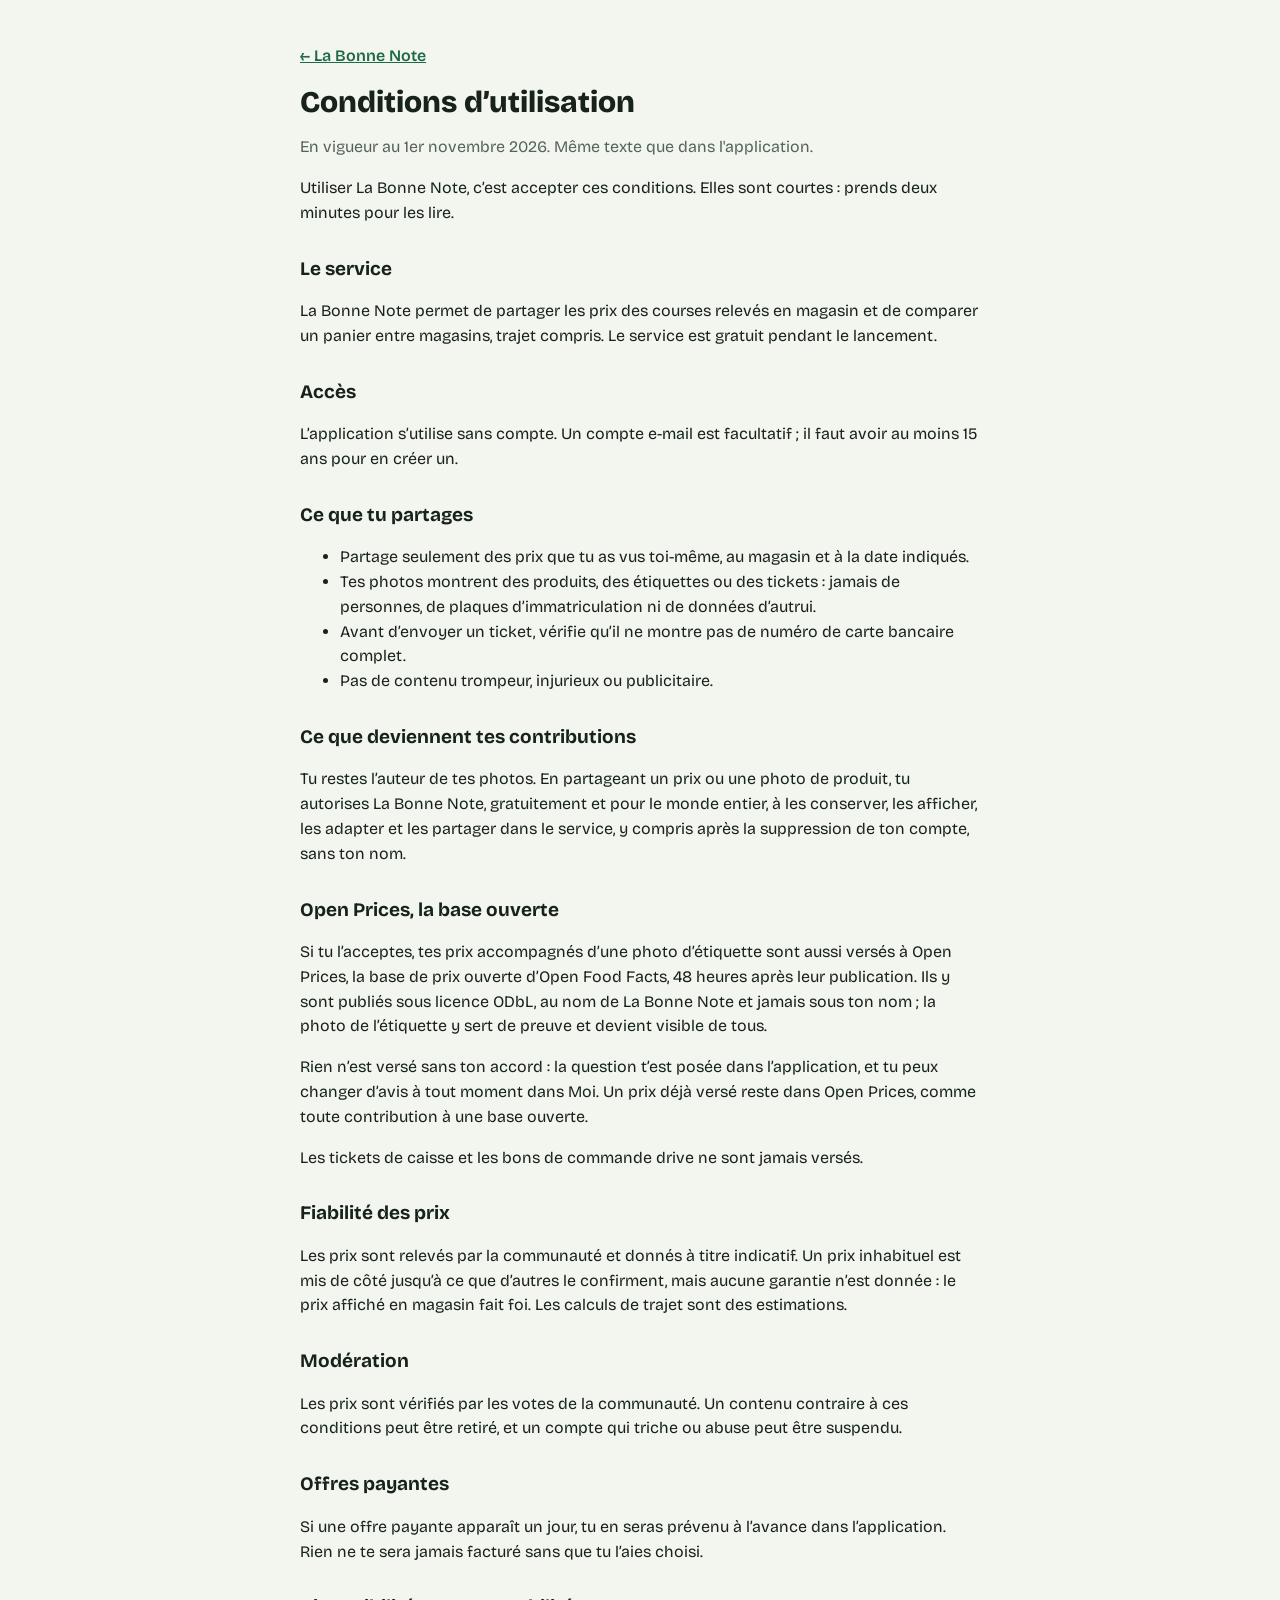
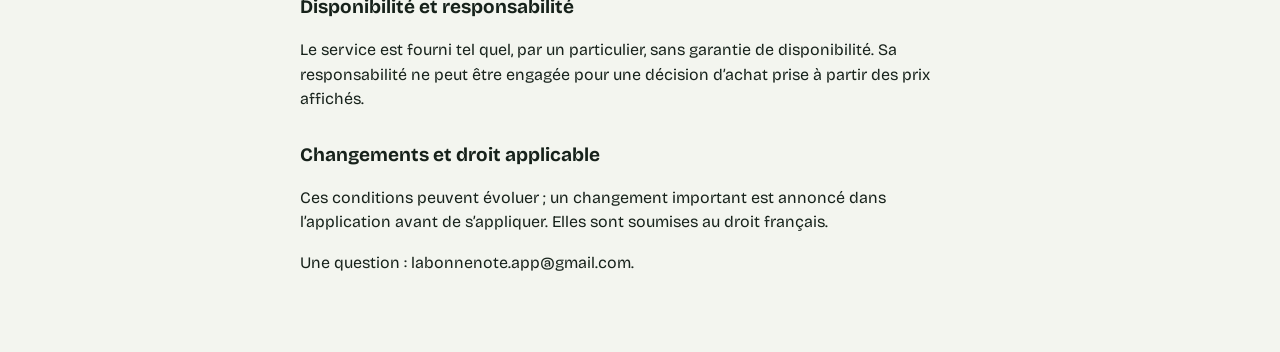
<file: conditions.html>
<!doctype html>
<html lang="fr">
<head>
<meta charset="utf-8">
<meta name="viewport" content="width=device-width, initial-scale=1">
<title>Conditions d’utilisation — La Bonne Note</title>
<link rel="stylesheet" href="style.css">
</head>
<body>
<main>
<p><a href="./">← La Bonne Note</a></p>
<h1>Conditions d’utilisation</h1>
<p class="muted">En vigueur au 1er novembre 2026. Même texte que dans l'application.</p>
<p>Utiliser La Bonne Note, c’est accepter ces conditions. Elles sont courtes : prends deux minutes pour les lire.</p>

<h2>Le service</h2>
<p>La Bonne Note permet de partager les prix des courses relevés en magasin et de comparer un panier entre magasins, trajet compris. Le service est gratuit pendant le lancement.</p>

<h2>Accès</h2>
<p>L’application s’utilise sans compte. Un compte e-mail est facultatif ; il faut avoir au moins 15 ans pour en créer un.</p>

<h2>Ce que tu partages</h2>
<ul>
<li>Partage seulement des prix que tu as vus toi-même, au magasin et à la date indiqués.</li>
<li>Tes photos montrent des produits, des étiquettes ou des tickets : jamais de personnes, de plaques d’immatriculation ni de données d’autrui.</li>
<li>Avant d’envoyer un ticket, vérifie qu’il ne montre pas de numéro de carte bancaire complet.</li>
<li>Pas de contenu trompeur, injurieux ou publicitaire.</li>
</ul>

<h2>Ce que deviennent tes contributions</h2>
<p>Tu restes l’auteur de tes photos. En partageant un prix ou une photo de produit, tu autorises La Bonne Note, gratuitement et pour le monde entier, à les conserver, les afficher, les adapter et les partager dans le service, y compris après la suppression de ton compte, sans ton nom.</p>

<h2>Open Prices, la base ouverte</h2>
<p>Si tu l’acceptes, tes prix accompagnés d’une photo d’étiquette sont aussi versés à Open Prices, la base de prix ouverte d’Open Food Facts, 48 heures après leur publication. Ils y sont publiés sous licence ODbL, au nom de La Bonne Note et jamais sous ton nom ; la photo de l’étiquette y sert de preuve et devient visible de tous.</p>
<p>Rien n’est versé sans ton accord : la question t’est posée dans l’application, et tu peux changer d’avis à tout moment dans Moi. Un prix déjà versé reste dans Open Prices, comme toute contribution à une base ouverte.</p>
<p>Les tickets de caisse et les bons de commande drive ne sont jamais versés.</p>

<h2>Fiabilité des prix</h2>
<p>Les prix sont relevés par la communauté et donnés à titre indicatif. Un prix inhabituel est mis de côté jusqu’à ce que d’autres le confirment, mais aucune garantie n’est donnée : le prix affiché en magasin fait foi. Les calculs de trajet sont des estimations.</p>

<h2>Modération</h2>
<p>Les prix sont vérifiés par les votes de la communauté. Un contenu contraire à ces conditions peut être retiré, et un compte qui triche ou abuse peut être suspendu.</p>

<h2>Offres payantes</h2>
<p>Si une offre payante apparaît un jour, tu en seras prévenu à l’avance dans l’application. Rien ne te sera jamais facturé sans que tu l’aies choisi.</p>

<h2>Disponibilité et responsabilité</h2>
<p>Le service est fourni tel quel, par un particulier, sans garantie de disponibilité. Sa responsabilité ne peut être engagée pour une décision d’achat prise à partir des prix affichés.</p>

<h2>Changements et droit applicable</h2>
<p>Ces conditions peuvent évoluer ; un changement important est annoncé dans l’application avant de s’appliquer. Elles sont soumises au droit français.</p>
<p>Une question : labonnenote.app@gmail.com.</p>
</main>
</body>
</html>
</file>
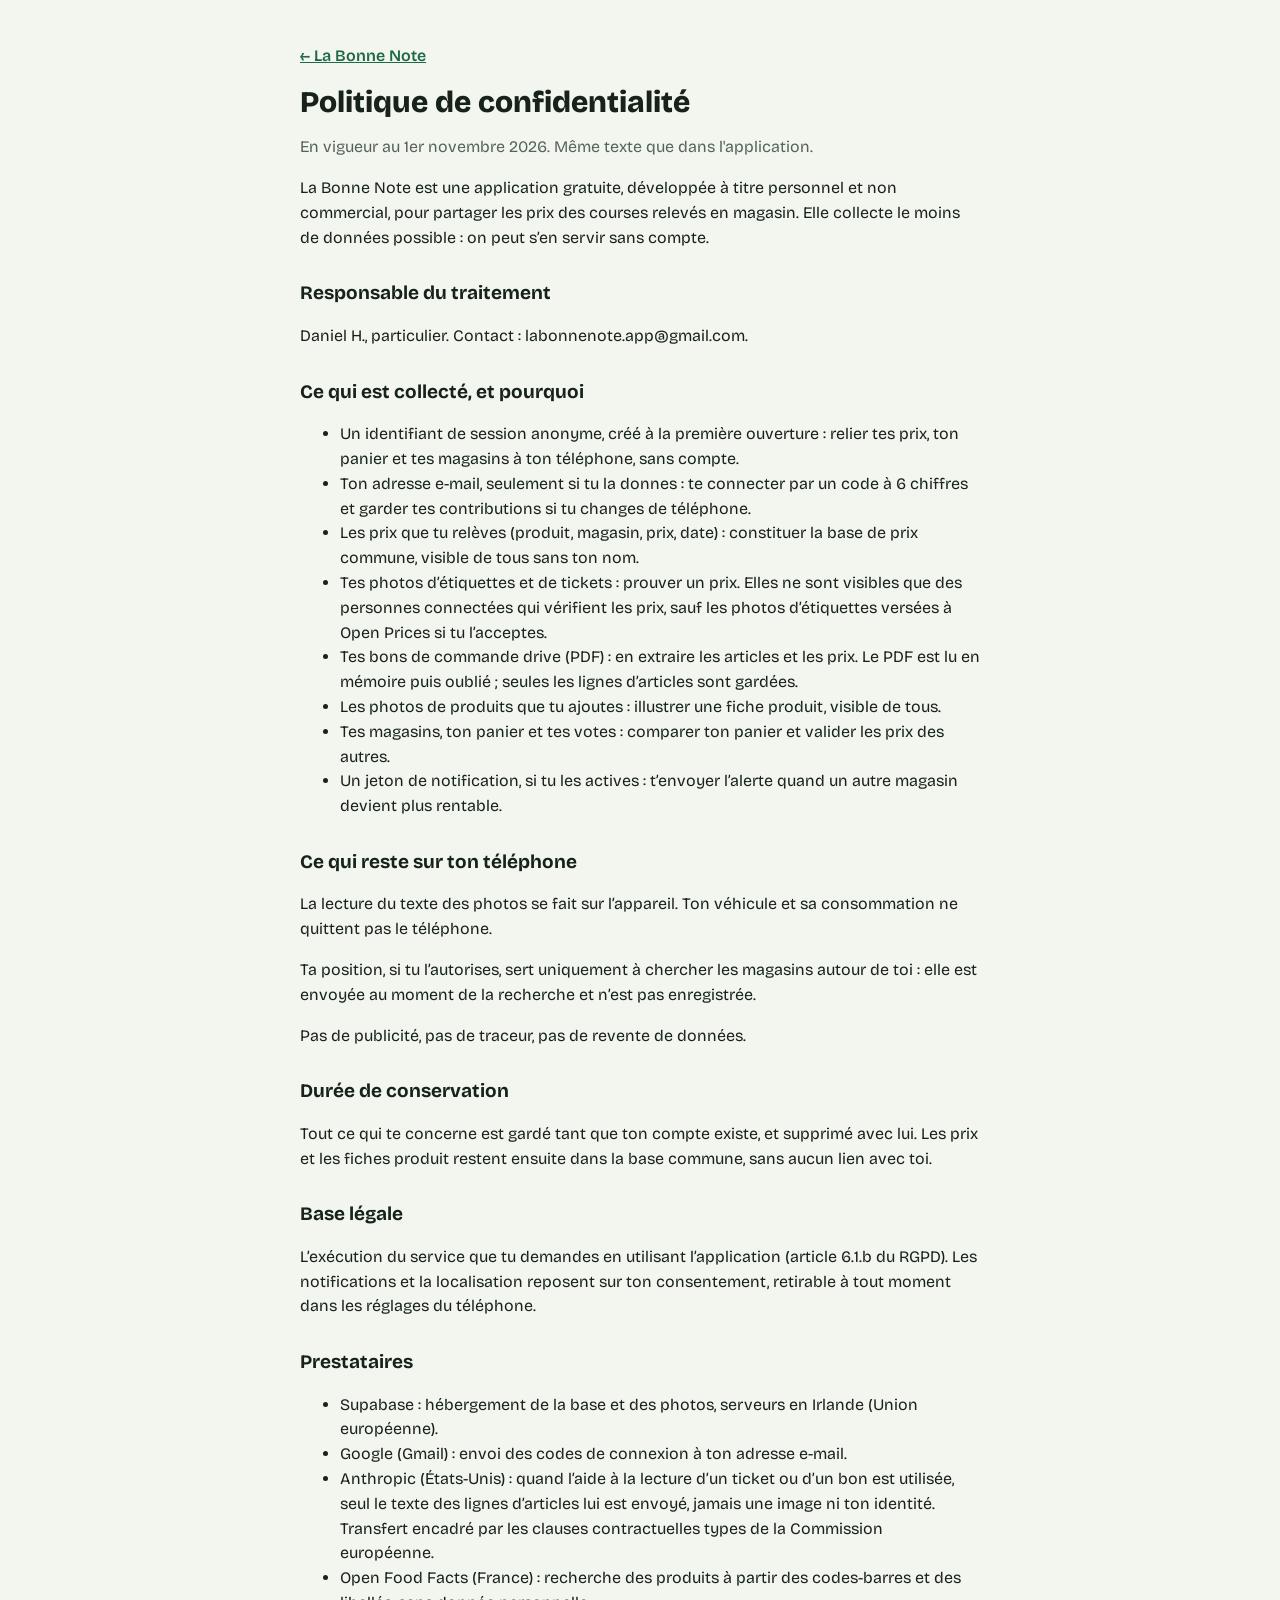
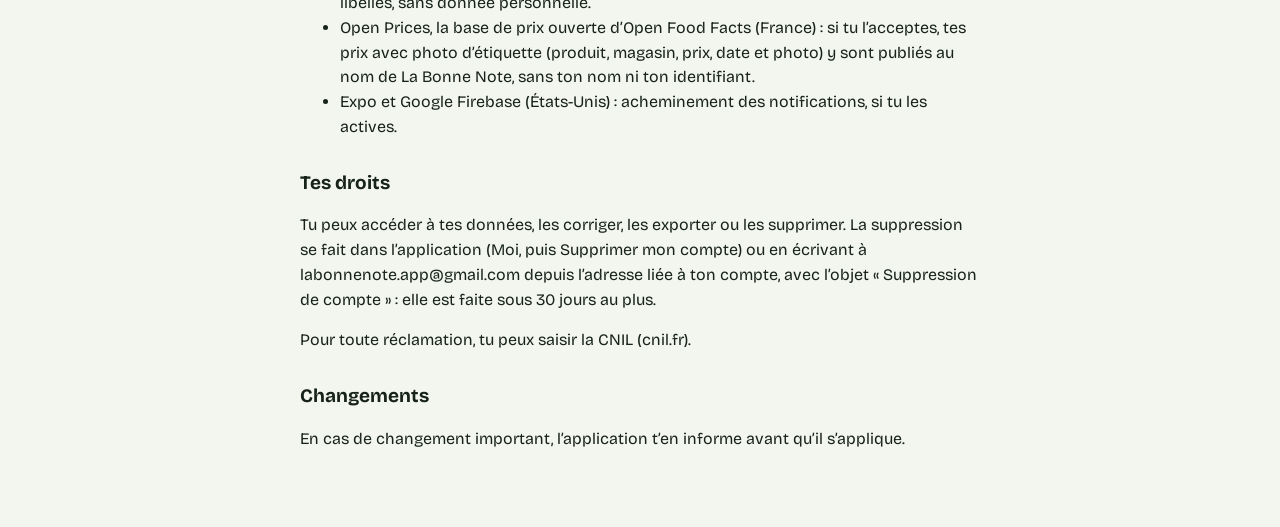
<file: confidentialite.html>
<!doctype html>
<html lang="fr">
<head>
<meta charset="utf-8">
<meta name="viewport" content="width=device-width, initial-scale=1">
<title>Politique de confidentialité — La Bonne Note</title>
<link rel="stylesheet" href="style.css">
</head>
<body>
<main>
<p><a href="./">← La Bonne Note</a></p>
<h1>Politique de confidentialité</h1>
<p class="muted">En vigueur au 1er novembre 2026. Même texte que dans l'application.</p>
<p>La Bonne Note est une application gratuite, développée à titre personnel et non commercial, pour partager les prix des courses relevés en magasin. Elle collecte le moins de données possible : on peut s’en servir sans compte.</p>

<h2>Responsable du traitement</h2>
<p>Daniel H., particulier. Contact : labonnenote.app@gmail.com.</p>

<h2>Ce qui est collecté, et pourquoi</h2>
<ul>
<li>Un identifiant de session anonyme, créé à la première ouverture : relier tes prix, ton panier et tes magasins à ton téléphone, sans compte.</li>
<li>Ton adresse e-mail, seulement si tu la donnes : te connecter par un code à 6 chiffres et garder tes contributions si tu changes de téléphone.</li>
<li>Les prix que tu relèves (produit, magasin, prix, date) : constituer la base de prix commune, visible de tous sans ton nom.</li>
<li>Tes photos d’étiquettes et de tickets : prouver un prix. Elles ne sont visibles que des personnes connectées qui vérifient les prix, sauf les photos d’étiquettes versées à Open Prices si tu l’acceptes.</li>
<li>Tes bons de commande drive (PDF) : en extraire les articles et les prix. Le PDF est lu en mémoire puis oublié ; seules les lignes d’articles sont gardées.</li>
<li>Les photos de produits que tu ajoutes : illustrer une fiche produit, visible de tous.</li>
<li>Tes magasins, ton panier et tes votes : comparer ton panier et valider les prix des autres.</li>
<li>Un jeton de notification, si tu les actives : t’envoyer l’alerte quand un autre magasin devient plus rentable.</li>
</ul>

<h2>Ce qui reste sur ton téléphone</h2>
<p>La lecture du texte des photos se fait sur l’appareil. Ton véhicule et sa consommation ne quittent pas le téléphone.</p>
<p>Ta position, si tu l’autorises, sert uniquement à chercher les magasins autour de toi : elle est envoyée au moment de la recherche et n’est pas enregistrée.</p>
<p>Pas de publicité, pas de traceur, pas de revente de données.</p>

<h2>Durée de conservation</h2>
<p>Tout ce qui te concerne est gardé tant que ton compte existe, et supprimé avec lui. Les prix et les fiches produit restent ensuite dans la base commune, sans aucun lien avec toi.</p>

<h2>Base légale</h2>
<p>L’exécution du service que tu demandes en utilisant l’application (article 6.1.b du RGPD). Les notifications et la localisation reposent sur ton consentement, retirable à tout moment dans les réglages du téléphone.</p>

<h2>Prestataires</h2>
<ul>
<li>Supabase : hébergement de la base et des photos, serveurs en Irlande (Union européenne).</li>
<li>Google (Gmail) : envoi des codes de connexion à ton adresse e-mail.</li>
<li>Anthropic (États-Unis) : quand l’aide à la lecture d’un ticket ou d’un bon est utilisée, seul le texte des lignes d’articles lui est envoyé, jamais une image ni ton identité. Transfert encadré par les clauses contractuelles types de la Commission européenne.</li>
<li>Open Food Facts (France) : recherche des produits à partir des codes-barres et des libellés, sans donnée personnelle.</li>
<li>Open Prices, la base de prix ouverte d’Open Food Facts (France) : si tu l’acceptes, tes prix avec photo d’étiquette (produit, magasin, prix, date et photo) y sont publiés au nom de La Bonne Note, sans ton nom ni ton identifiant.</li>
<li>Expo et Google Firebase (États-Unis) : acheminement des notifications, si tu les actives.</li>
</ul>

<h2>Tes droits</h2>
<p>Tu peux accéder à tes données, les corriger, les exporter ou les supprimer. La suppression se fait dans l’application (Moi, puis Supprimer mon compte) ou en écrivant à labonnenote.app@gmail.com depuis l’adresse liée à ton compte, avec l’objet « Suppression de compte » : elle est faite sous 30 jours au plus.</p>
<p>Pour toute réclamation, tu peux saisir la CNIL (cnil.fr).</p>

<h2>Changements</h2>
<p>En cas de changement important, l’application t’en informe avant qu’il s’applique.</p>
</main>
</body>
</html>
</file>
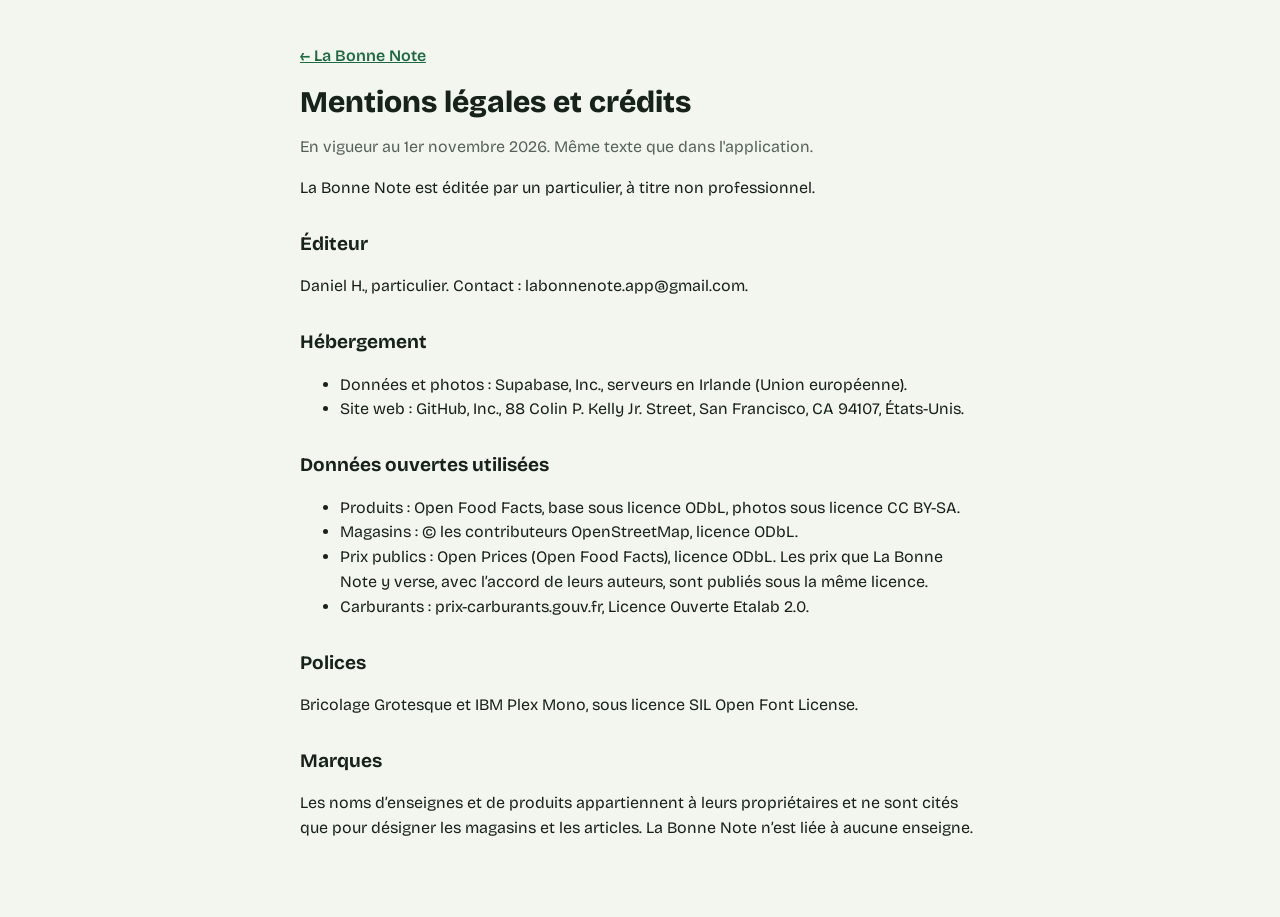
<file: mentions.html>
<!doctype html>
<html lang="fr">
<head>
<meta charset="utf-8">
<meta name="viewport" content="width=device-width, initial-scale=1">
<title>Mentions légales et crédits — La Bonne Note</title>
<link rel="stylesheet" href="style.css">
</head>
<body>
<main>
<p><a href="./">← La Bonne Note</a></p>
<h1>Mentions légales et crédits</h1>
<p class="muted">En vigueur au 1er novembre 2026. Même texte que dans l'application.</p>
<p>La Bonne Note est éditée par un particulier, à titre non professionnel.</p>

<h2>Éditeur</h2>
<p>Daniel H., particulier. Contact : labonnenote.app@gmail.com.</p>

<h2>Hébergement</h2>
<ul>
<li>Données et photos : Supabase, Inc., serveurs en Irlande (Union européenne).</li>
<li>Site web : GitHub, Inc., 88 Colin P. Kelly Jr. Street, San Francisco, CA 94107, États-Unis.</li>
</ul>

<h2>Données ouvertes utilisées</h2>
<ul>
<li>Produits : Open Food Facts, base sous licence ODbL, photos sous licence CC BY-SA.</li>
<li>Magasins : © les contributeurs OpenStreetMap, licence ODbL.</li>
<li>Prix publics : Open Prices (Open Food Facts), licence ODbL. Les prix que La Bonne Note y verse, avec l’accord de leurs auteurs, sont publiés sous la même licence.</li>
<li>Carburants : prix-carburants.gouv.fr, Licence Ouverte Etalab 2.0.</li>
</ul>

<h2>Polices</h2>
<p>Bricolage Grotesque et IBM Plex Mono, sous licence SIL Open Font License.</p>

<h2>Marques</h2>
<p>Les noms d’enseignes et de produits appartiennent à leurs propriétaires et ne sont cités que pour désigner les magasins et les articles. La Bonne Note n’est liée à aucune enseigne.</p>
</main>
</body>
</html>
</file>
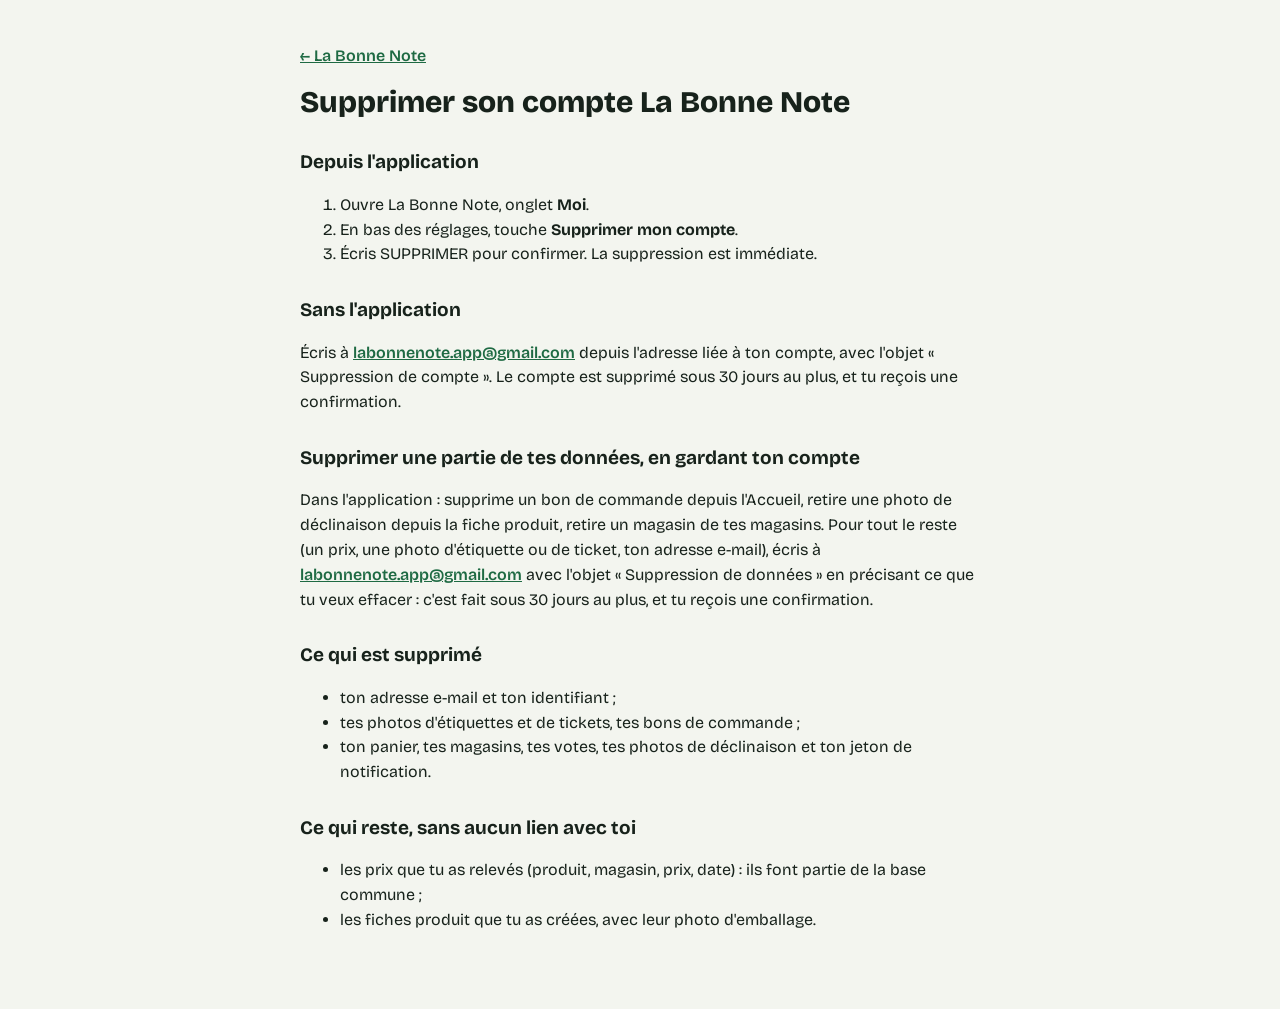
<file: suppression-compte.html>
<!doctype html>
<html lang="fr">
<head>
<meta charset="utf-8">
<meta name="viewport" content="width=device-width, initial-scale=1">
<title>Supprimer son compte — La Bonne Note</title>
<link rel="stylesheet" href="style.css">
</head>
<body>
<main>
<p><a href="./">← La Bonne Note</a></p>
<h1>Supprimer son compte La Bonne Note</h1>

<h2>Depuis l'application</h2>
<ol>
<li>Ouvre La Bonne Note, onglet <b>Moi</b>.</li>
<li>En bas des réglages, touche <b>Supprimer mon compte</b>.</li>
<li>Écris SUPPRIMER pour confirmer. La suppression est immédiate.</li>
</ol>

<h2>Sans l'application</h2>
<p>Écris à <a href="mailto:labonnenote.app@gmail.com?subject=Suppression%20de%20compte">labonnenote.app@gmail.com</a> depuis l'adresse liée à ton compte, avec l'objet « Suppression de compte ». Le compte est supprimé sous 30 jours au plus, et tu reçois une confirmation.</p>

<h2>Supprimer une partie de tes données, en gardant ton compte</h2>
<p>Dans l'application : supprime un bon de commande depuis l'Accueil, retire une photo de déclinaison depuis la fiche produit, retire un magasin de tes magasins. Pour tout le reste (un prix, une photo d'étiquette ou de ticket, ton adresse e-mail), écris à <a href="mailto:labonnenote.app@gmail.com?subject=Suppression%20de%20donn%C3%A9es">labonnenote.app@gmail.com</a> avec l'objet « Suppression de données » en précisant ce que tu veux effacer : c'est fait sous 30 jours au plus, et tu reçois une confirmation.</p>

<h2>Ce qui est supprimé</h2>
<ul>
<li>ton adresse e-mail et ton identifiant ;</li>
<li>tes photos d'étiquettes et de tickets, tes bons de commande ;</li>
<li>ton panier, tes magasins, tes votes, tes photos de déclinaison et ton jeton de notification.</li>
</ul>

<h2>Ce qui reste, sans aucun lien avec toi</h2>
<ul>
<li>les prix que tu as relevés (produit, magasin, prix, date) : ils font partie de la base commune ;</li>
<li>les fiches produit que tu as créées, avec leur photo d'emballage.</li>
</ul>
</main>
</body>
</html>
</file>
<file: style.css>
@import url('https://fonts.googleapis.com/css2?family=Bricolage+Grotesque:wght@400;600;800&display=swap');
:root { --ground:#F3F5EF; --surface:#fff; --ink:#17221B; --muted:#56635A; --line:#DCE2D8; --primary:#1E6A43; --primarySoft:#E3F0E7; }
* { box-sizing:border-box; }
body { margin:0; background:var(--ground); color:var(--ink); font-family:'Bricolage Grotesque', system-ui, sans-serif; font-size:16px; line-height:1.55; }
main { max-width:720px; margin:0 auto; padding:28px 20px 60px; }
h1 { font-weight:800; font-size:30px; line-height:1.15; margin:8px 0 12px; }
h2 { font-size:19px; margin:28px 0 8px; }
a { color:var(--primary); font-weight:600; }
.muted { color:var(--muted); }
table { width:100%; border-collapse:collapse; background:var(--surface); border:1px solid var(--line); border-radius:12px; overflow:hidden; font-size:14.5px; }
th, td { text-align:left; vertical-align:top; padding:10px 12px; border-bottom:1px solid var(--line); }
th { background:var(--primarySoft); }
.btn { display:inline-flex; align-items:center; justify-content:center; min-height:52px; padding:0 22px; border-radius:14px; background:var(--primary); color:#fff; text-decoration:none; font-size:16px; }
.btn.outline { background:var(--surface); color:var(--primary); border:1px solid var(--primary); }
.hero { display:flex; flex-direction:column; align-items:center; text-align:center; gap:12px; padding:32px 0 8px; }
.card { background:var(--surface); border:1px solid var(--line); border-radius:16px; padding:16px 18px; margin:14px 0; }
footer { margin-top:40px; font-size:14px; color:var(--muted); text-align:center; }
</file>
